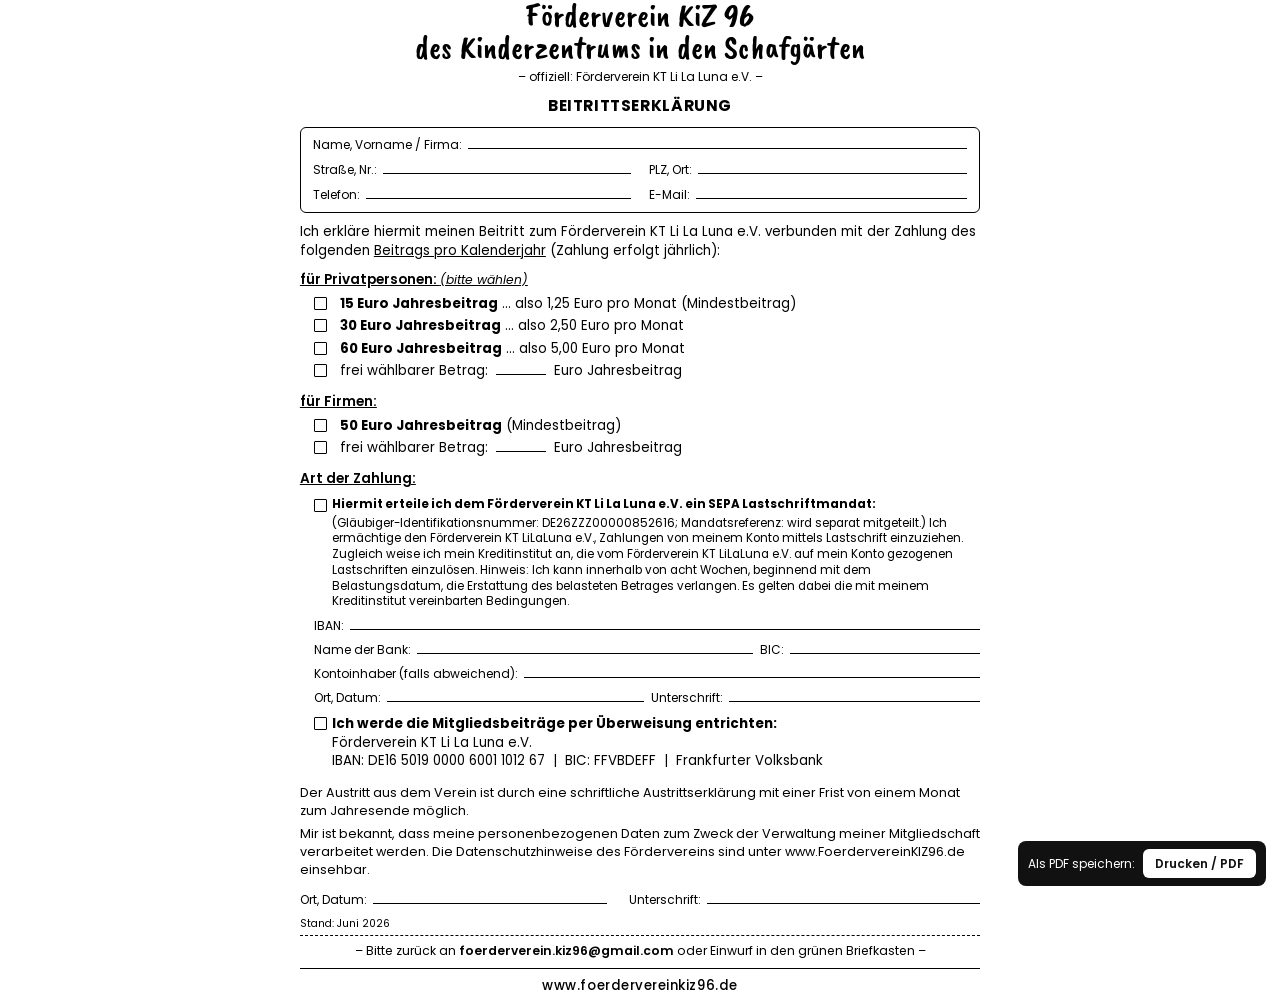
<file: beitrittserklaerung.html>
<!doctype html>
<html lang="de">
<head>
<meta charset="utf-8" />
<meta name="viewport" content="width=device-width,initial-scale=1" />
<meta name="format-detection" content="telephone=no, address=no, email=no, date=no" />
<title>Beitrittserklärung – Förderverein des Kinderzentrums in den Schafgärten</title>
<meta name="description" content="Beitrittserklärung zum Förderverein des Kinderzentrums in den Schafgärten (Förderverein KT Li La Luna e.V.) – zum Ausfüllen, Ausdrucken oder Speichern als PDF." />
<link rel="preconnect" href="https://fonts.googleapis.com" />
<link rel="preconnect" href="https://fonts.gstatic.com" crossorigin />
<link href="https://fonts.googleapis.com/css2?family=Caveat+Brush&family=Poppins:wght@300;400;500;600;700&display=swap" rel="stylesheet" />
<style>
  @page { size: A4; margin: 12mm 15mm 10mm; }
  * { box-sizing: border-box; }
  html, body { margin: 0; padding: 0; }
  a, a:link, a:visited { color: inherit; text-decoration: none; }
  body {
    font-family: 'Poppins', sans-serif;
    color: #000;
    background: #fff;
    font-size: 10pt;
    line-height: 1.42;
    -webkit-print-color-adjust: exact;
    print-color-adjust: exact;
  }
  .sheet {
    max-width: 180mm;
    margin: 0 auto;
    padding: 0;
  }

  /* HEAD */
  .head { text-align: center; margin-bottom: 10px; }
  .head h1 {
    font-family: 'Caveat Brush', cursive;
    font-weight: 400;
    font-size: 24pt;
    line-height: 1.0;
    margin: 0 0 4px;
    color: #000;
    letter-spacing: 0.005em;
  }
  .head .subtitle {
    font-size: 9pt;
    color: #000;
    margin: 0;
  }
  .head .doctype {
    font-weight: 700;
    font-size: 11.5pt;
    margin-top: 10px;
    letter-spacing: 0.04em;
  }

  /* Personal data */
  .personal {
    border: 1px solid #000;
    border-radius: 6px;
    padding: 7px 12px 9px;
    margin: 10px 0 10px;
    display: grid;
    grid-template-columns: 1fr 1fr;
    column-gap: 18px;
    row-gap: 7px;
  }
  .personal .full { grid-column: 1 / -1; }
  .field { display: flex; align-items: baseline; gap: 6px; }
  .field label { font-size: 9pt; white-space: nowrap; flex-shrink: 0; }
  .field .line { flex: 1; border-bottom: 1px solid #000; height: 14px; }

  /* Body */
  p { margin: 0 0 6px; }
  p.intro { margin: 10px 0 6px; }
  .underline { text-decoration: underline; }

  h2.section {
    font-size: 10.2pt;
    font-weight: 600;
    margin: 9px 0 4px;
    text-decoration: underline;
  }
  h2.section .hint { font-weight: 400; font-style: italic; font-size: 9.2pt; }

  /* Checkbox lists */
  ul.opts { list-style: none; padding: 0 0 0 14px; margin: 0 0 6px; }
  ul.opts li { padding: 2px 0 2px 26px; position: relative; line-height: 1.38; }
  ul.opts li::before {
    content: "";
    position: absolute;
    left: 0; top: 4px;
    width: 11px; height: 11px;
    border: 1px solid #000;
    border-radius: 1px;
  }
  ul.opts li .fill {
    display: inline-block;
    border-bottom: 1px solid #000;
    min-width: 50px;
    height: 12px;
    margin: 0 4px;
    vertical-align: baseline;
  }

  /* SEPA box */
  .sepa-block { margin: 6px 0 6px; }
  .sepa-block .check-row { padding-left: 32px; position: relative; padding-top: 3px; }
  .sepa-block .check-row::before {
    content: "";
    position: absolute;
    left: 14px; top: 5px;
    width: 11px; height: 11px;
    border: 1px solid #000;
    border-radius: 1px;
  }
  .sepa-block p { margin: 0 0 3px; font-size: 8.8pt; line-height: 1.34; }
  .sepa-block .fields-row {
    display: grid;
    grid-template-columns: 1fr;
    gap: 7px;
    margin-top: 6px;
    padding-left: 14px;
  }
  .sepa-block .fields-row.two { grid-template-columns: 2fr 1fr; }
  .sepa-block .fields-row.halves { grid-template-columns: 1fr 1fr; }
  .field-line { display: flex; align-items: baseline; gap: 6px; }
  .field-line label { font-size: 9pt; white-space: nowrap; flex-shrink: 0; }
  .field-line .line { flex: 1; border-bottom: 1px solid #000; height: 14px; }

  /* Überweisungs-Option */
  .selected-payment {
    padding: 3px 0 3px 32px;
    position: relative;
    margin-top: 6px;
    line-height: 1.4;
  }
  .selected-payment::before {
    content: "";
    position: absolute;
    left: 14px; top: 5px;
    width: 11px; height: 11px;
    border: 1px solid #000;
    border-radius: 1px;
  }

  /* Footer */
  .closing { margin-top: 10px; font-size: 9.5pt; }
  .closing p { margin: 0 0 5px; }

  .signature-row {
    display: grid;
    grid-template-columns: 1.4fr 1.6fr;
    column-gap: 22px;
    margin-top: 11px;
  }

  .stand {
    margin-top: 8px;
    font-size: 8pt;
    color: #000;
  }
  .return-line {
    text-align: center;
    margin-top: 4px;
    font-size: 9.2pt;
    border-top: 1px dashed #000;
    padding: 6px 0 0;
  }
  .return-line strong { font-weight: 600; }
  .site-url {
    text-align: center;
    margin-top: 8px;
    padding-top: 8px;
    border-top: 1px solid #000;
    font-size: 10pt;
    font-weight: 500;
    letter-spacing: 0.04em;
  }

  /* Print toolbar */
  .toolbar {
    position: fixed; bottom: 14px; right: 14px; z-index: 50;
    display: flex; gap: 8px; align-items: center;
    background: #111;
    color: #fff;
    padding: 8px 10px;
    border-radius: 8px;
    font-family: 'Poppins', sans-serif;
    font-size: 12px;
  }
  .toolbar button {
    appearance: none; border: 0;
    background: #fff; color: #111;
    padding: 6px 12px; border-radius: 6px;
    font: inherit; font-weight: 600;
    cursor: pointer;
  }
  @media print {
    .toolbar { display: none; }
  }
</style>
</head>
<body>

<div class="sheet">

  <header class="head">
    <h1>Förderverein KiZ 96<br/>des Kinderzentrums in den Schafgärten</h1>
    <p class="subtitle">– offiziell: Förderverein KT Li La Luna e.V. –</p>
    <p class="doctype">BEITRITTSERKLÄRUNG</p>
  </header>

  <div class="personal">
    <div class="field full">
      <label>Name, Vorname / Firma:</label>
      <span class="line"></span>
    </div>
    <div class="field">
      <label>Straße, Nr.:</label>
      <span class="line"></span>
    </div>
    <div class="field">
      <label>PLZ, Ort:</label>
      <span class="line"></span>
    </div>
    <div class="field">
      <label>Telefon:</label>
      <span class="line"></span>
    </div>
    <div class="field">
      <label>E-Mail:</label>
      <span class="line"></span>
    </div>
  </div>

  <p class="intro">
    Ich erkläre hiermit meinen Beitritt zum Förderverein KT Li La Luna e.V. verbunden mit der Zahlung des folgenden <span class="underline">Beitrags pro Kalenderjahr</span> (Zahlung erfolgt jährlich):
  </p>

  <h2 class="section">für Privatpersonen: <span class="hint">(bitte wählen)</span></h2>
  <ul class="opts">
    <li><strong>15 Euro Jahresbeitrag</strong> … also 1,25 Euro pro Monat (Mindestbeitrag)</li>
    <li><strong>30 Euro Jahresbeitrag</strong> … also 2,50 Euro pro Monat</li>
    <li><strong>60 Euro Jahresbeitrag</strong> … also 5,00 Euro pro Monat</li>
    <li>frei wählbarer Betrag: <span class="fill"></span> Euro Jahresbeitrag</li>
  </ul>

  <h2 class="section">für Firmen:</h2>
  <ul class="opts">
    <li><strong>50 Euro Jahresbeitrag</strong> (Mindestbeitrag)</li>
    <li>frei wählbarer Betrag: <span class="fill"></span> Euro Jahresbeitrag</li>
  </ul>

  <h2 class="section">Art der Zahlung:</h2>

  <div class="sepa-block">
    <div class="check-row">
      <p><strong>Hiermit erteile ich dem Förderverein KT Li La Luna e.V. ein SEPA Lastschriftmandat:</strong></p>
      <p>(Gläubiger-Identifikationsnummer: DE26ZZZ00000852616; Mandatsreferenz: wird separat mitgeteilt.) Ich ermächtige den Förderverein KT LiLaLuna e.V., Zahlungen von meinem Konto mittels Lastschrift einzuziehen. Zugleich weise ich mein Kreditinstitut an, die vom Förderverein KT LiLaLuna e.V. auf mein Konto gezogenen Lastschriften einzulösen. Hinweis: Ich kann innerhalb von acht Wochen, beginnend mit dem Belastungsdatum, die Erstattung des belasteten Betrages verlangen. Es gelten dabei die mit meinem Kreditinstitut vereinbarten Bedingungen.</p>
    </div>

    <div class="fields-row">
      <div class="field-line">
        <label>IBAN:</label><span class="line"></span>
      </div>
    </div>
    <div class="fields-row two">
      <div class="field-line">
        <label>Name der Bank:</label><span class="line"></span>
      </div>
      <div class="field-line">
        <label>BIC:</label><span class="line"></span>
      </div>
    </div>
    <div class="fields-row">
      <div class="field-line">
        <label>Kontoinhaber (falls abweichend):</label><span class="line"></span>
      </div>
    </div>
    <div class="fields-row halves">
      <div class="field-line">
        <label>Ort, Datum:</label><span class="line"></span>
      </div>
      <div class="field-line">
        <label>Unterschrift:</label><span class="line"></span>
      </div>
    </div>
  </div>

  <div class="selected-payment">
    <strong>Ich werde die Mitgliedsbeiträge per Überweisung entrichten:</strong><br/>
    Förderverein KT Li La Luna e.V.<br/>
    IBAN: DE16 5019 0000 6001 1012 67 &nbsp;|&nbsp; BIC: FFVBDEFF &nbsp;|&nbsp; Frankfurter Volksbank
  </div>

  <div class="closing">
    <p>Der Austritt aus dem Verein ist durch eine schriftliche Austrittserklärung mit einer Frist von einem Monat zum Jahresende möglich.</p>
    <p>Mir ist bekannt, dass meine personenbezogenen Daten zum Zweck der Verwaltung meiner Mitgliedschaft verarbeitet werden. Die Datenschutzhinweise des Fördervereins sind unter <a href="https://www.foerdervereinkiz96.de/datenschutz.html">www.FoerdervereinKIZ96.de</a> einsehbar.</p>
  </div>

  <div class="signature-row">
    <div class="field-line">
      <label>Ort, Datum:</label><span class="line"></span>
    </div>
    <div class="field-line">
      <label>Unterschrift:</label><span class="line"></span>
    </div>
  </div>

  <div class="stand">Stand: Juni 2026</div>

  <div class="return-line">
    – Bitte zurück an <strong>foerderverein.kiz96@gmail.com</strong> oder Einwurf in den grünen Briefkasten –
  </div>

  <div class="site-url">www.foerdervereinkiz96.de</div>

</div>

<div class="toolbar">
  <span>Als PDF speichern:</span>
  <button onclick="window.print()">Drucken / PDF</button>
</div>

</body>
</html>
</file>
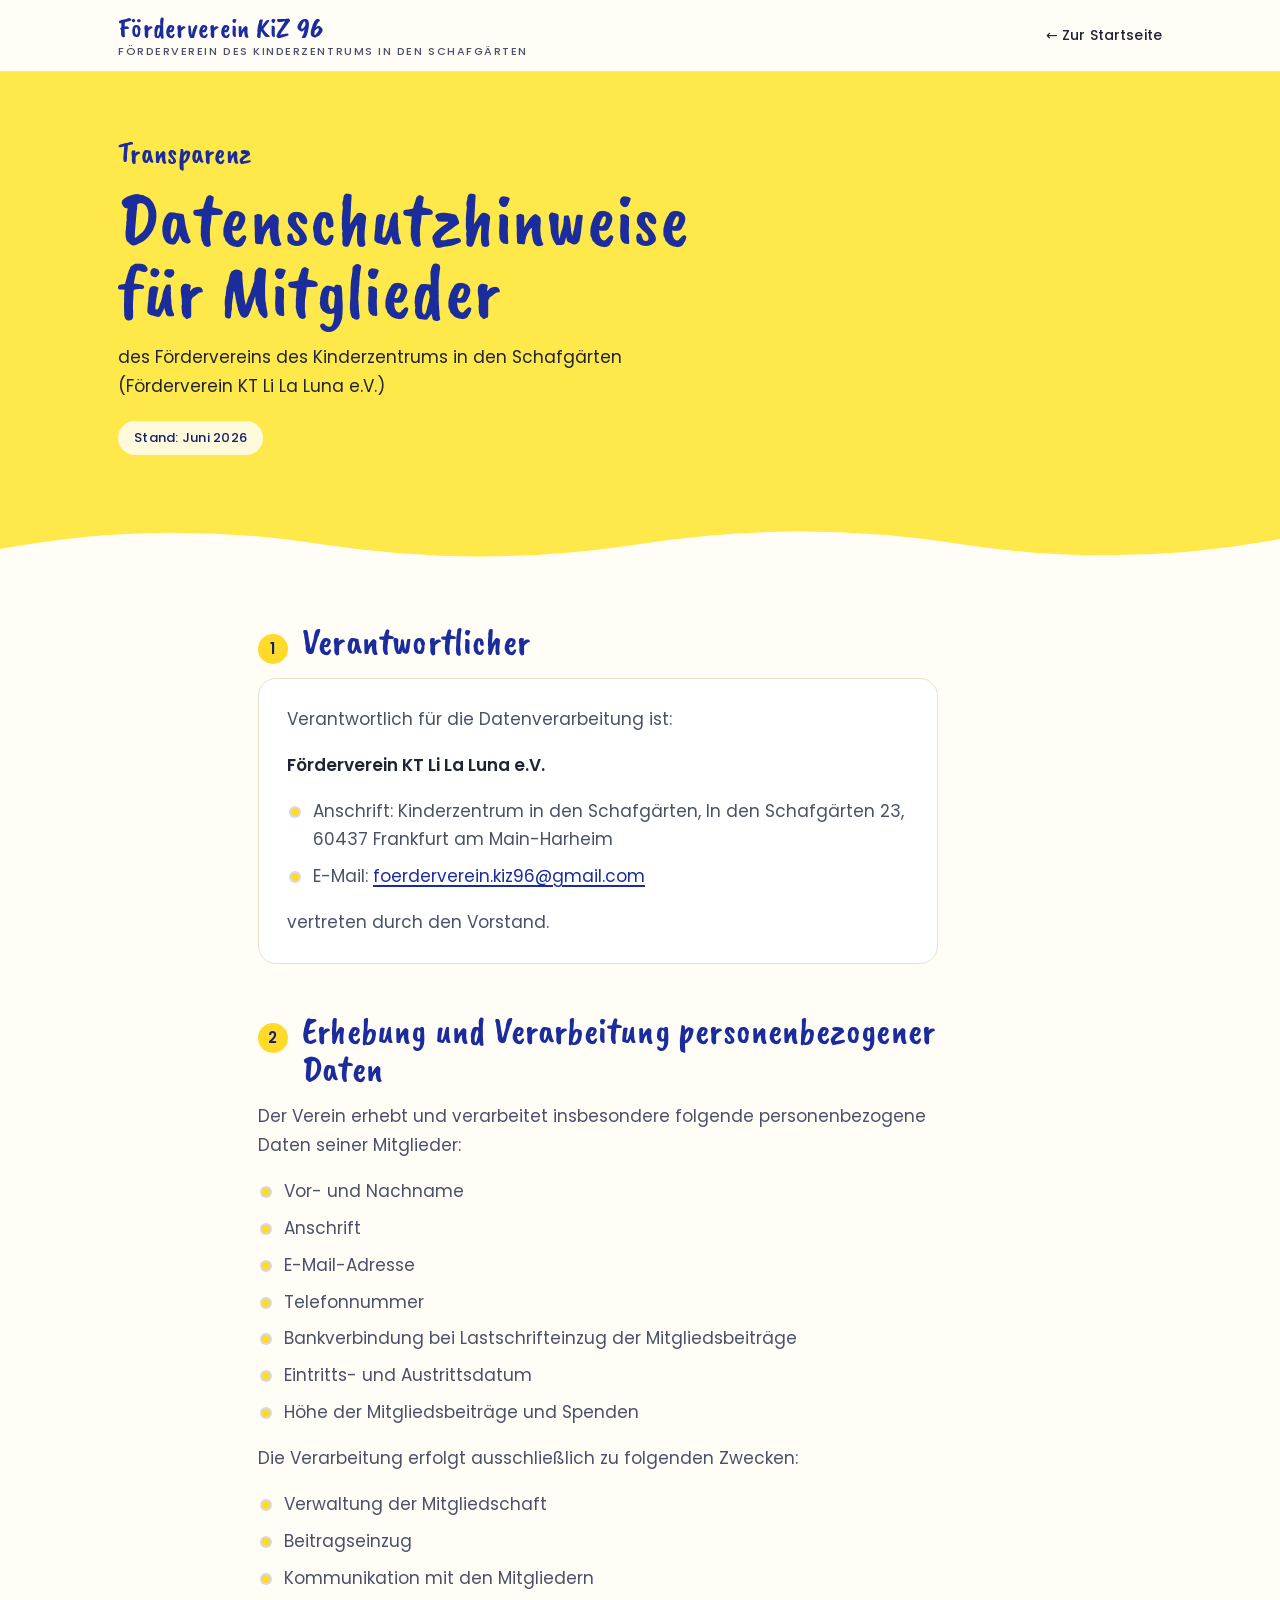
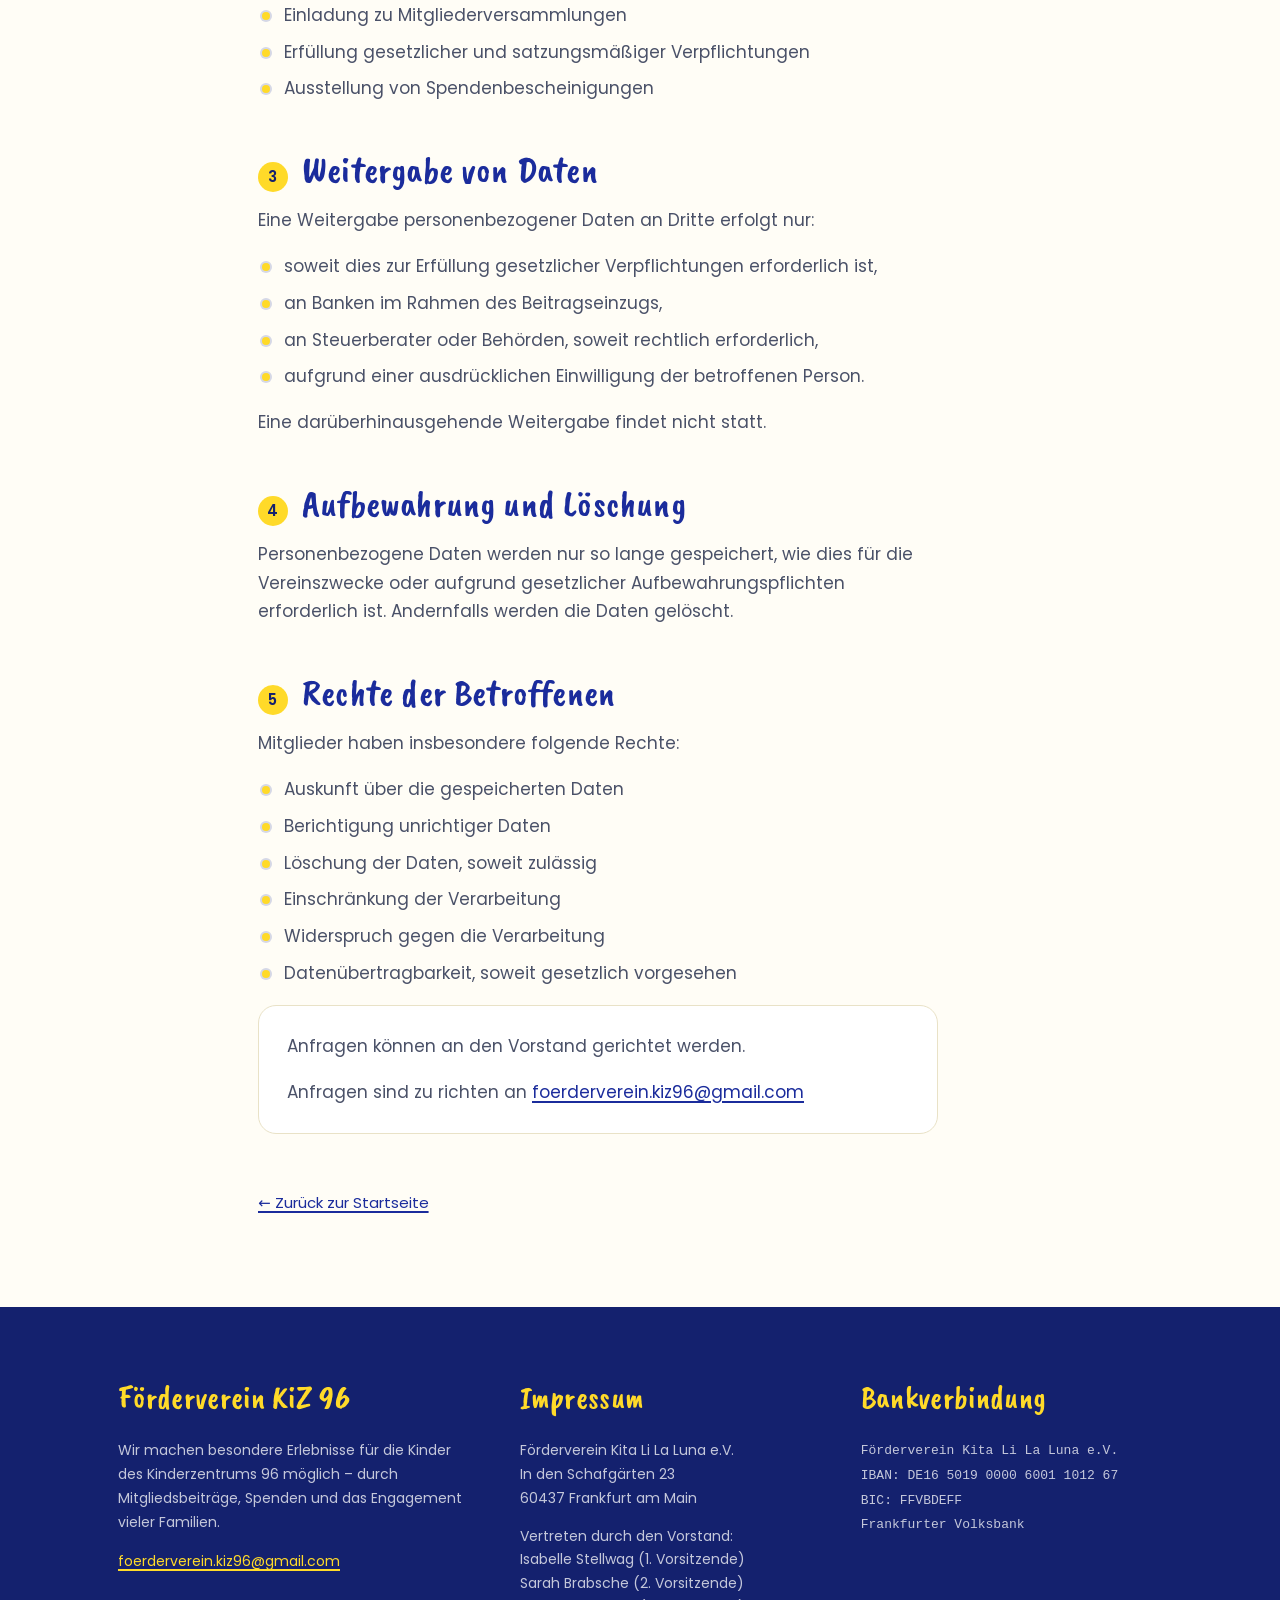
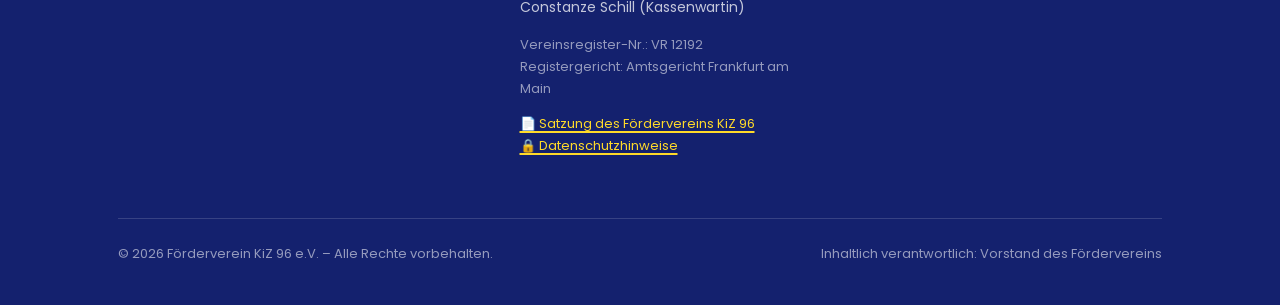
<file: datenschutz.html>
<!DOCTYPE html>
<html lang="de"><head>
<meta charset="utf-8">
<meta name="viewport" content="width=device-width,initial-scale=1">
<meta name="format-detection" content="telephone=no, address=no, email=no, date=no">
<title>Datenschutzhinweise – Förderverein KiZ 96</title>
<meta name="description" content="Datenschutzhinweise für Mitglieder des Fördervereins des Kinderzentrums in den Schafgärten – Verantwortlicher, verarbeitete Daten, Zwecke, Weitergabe, Löschung und Betroffenenrechte.">
<meta name="robots" content="index, follow">
<link rel="preconnect" href="https://fonts.googleapis.com">
<link rel="preconnect" href="https://fonts.gstatic.com" crossorigin="">
<link rel="stylesheet" href="https://fonts.googleapis.com/css2?family=Caveat+Brush&amp;family=Poppins:wght@300;400;500;600;700&amp;display=swap">
<link rel="stylesheet" href="styles.css">
<link rel="stylesheet" href="doc.css">
<style>
  /* Nur Datenschutz-spezifische Regeln – Basis siehe styles.css und doc.css */

  /* Nummern-Plakette als Kreis (einstellige Nummern) */
  .doc h2 .num { font-size: 15px; width: 30px; }
</style>
</head>
<body>

<a href="#main" class="skip">Zum Inhalt springen</a>

<nav class="top">
  <div class="wrap">
    <a class="brand" href="index.html">
      <div class="brand-text">
        Förderverein KiZ 96
        <small>Förderverein des Kinderzentrums in den Schafgärten</small>
      </div>
    </a>
    <a class="navlink" href="index.html">← Zur Startseite</a>
  </div>
</nav>

<main id="main">

<div class="doc-head">
  <div class="wrap">
    <div class="eyebrow">Transparenz</div>
    <h1>Datenschutzhinweise für Mitglieder</h1>
    <p>des Fördervereins des Kinderzentrums in den Schafgärten (Förderverein KT Li La Luna e.V.)</p>
    <span class="stand">Stand: Juni 2026</span>
  </div>
</div>

<svg class="wave" viewBox="0 0 1440 60" preserveAspectRatio="none" aria-hidden="true">
  <path d="M0 30 Q 180 0 360 25 T 720 25 T 1080 25 T 1440 20 L 1440 0 L 0 0 Z" fill="#FFE94A"></path>
</svg>

<div class="doc">
  <div class="wrap">

    <section>
      <h2><span class="num">1</span> Verantwortlicher</h2>
      <div class="card">
        <p>Verantwortlich für die Datenverarbeitung ist:</p>
        <p><strong>Förderverein KT Li La Luna e.V.</strong></p>
        <ul>
          <li>Anschrift: Kinderzentrum in den Schafgärten, In den Schafgärten 23, 60437 Frankfurt am Main-Harheim</li>
          <li>E-Mail: <a href="mailto:foerderverein.kiz96@gmail.com">foerderverein.kiz96@gmail.com</a></li>
        </ul>
        <p>vertreten durch den Vorstand.</p>
      </div>
    </section>

    <section>
      <h2><span class="num">2</span> Erhebung und Verarbeitung personenbezogener Daten</h2>
      <p>Der Verein erhebt und verarbeitet insbesondere folgende personenbezogene Daten seiner Mitglieder:</p>
      <ul>
        <li>Vor- und Nachname</li>
        <li>Anschrift</li>
        <li>E-Mail-Adresse</li>
        <li>Telefonnummer</li>
        <li>Bankverbindung bei Lastschrifteinzug der Mitgliedsbeiträge</li>
        <li>Eintritts- und Austrittsdatum</li>
        <li>Höhe der Mitgliedsbeiträge und Spenden</li>
      </ul>
      <p>Die Verarbeitung erfolgt ausschließlich zu folgenden Zwecken:</p>
      <ul>
        <li>Verwaltung der Mitgliedschaft</li>
        <li>Beitragseinzug</li>
        <li>Kommunikation mit den Mitgliedern</li>
        <li>Einladung zu Mitgliederversammlungen</li>
        <li>Erfüllung gesetzlicher und satzungsmäßiger Verpflichtungen</li>
        <li>Ausstellung von Spendenbescheinigungen</li>
      </ul>
    </section>

    <section>
      <h2><span class="num">3</span> Weitergabe von Daten</h2>
      <p>Eine Weitergabe personenbezogener Daten an Dritte erfolgt nur:</p>
      <ul>
        <li>soweit dies zur Erfüllung gesetzlicher Verpflichtungen erforderlich ist,</li>
        <li>an Banken im Rahmen des Beitragseinzugs,</li>
        <li>an Steuerberater oder Behörden, soweit rechtlich erforderlich,</li>
        <li>aufgrund einer ausdrücklichen Einwilligung der betroffenen Person.</li>
      </ul>
      <p>Eine darüberhinausgehende Weitergabe findet nicht statt.</p>
    </section>

    <section>
      <h2><span class="num">4</span> Aufbewahrung und Löschung</h2>
      <p>Personenbezogene Daten werden nur so lange gespeichert, wie dies für die Vereinszwecke oder aufgrund gesetzlicher Aufbewahrungspflichten erforderlich ist. Andernfalls werden die Daten gelöscht.</p>
    </section>

    <section>
      <h2><span class="num">5</span> Rechte der Betroffenen</h2>
      <p>Mitglieder haben insbesondere folgende Rechte:</p>
      <ul>
        <li>Auskunft über die gespeicherten Daten</li>
        <li>Berichtigung unrichtiger Daten</li>
        <li>Löschung der Daten, soweit zulässig</li>
        <li>Einschränkung der Verarbeitung</li>
        <li>Widerspruch gegen die Verarbeitung</li>
        <li>Datenübertragbarkeit, soweit gesetzlich vorgesehen</li>
      </ul>
      <div class="card">
        <p>Anfragen können an den Vorstand gerichtet werden.</p>
        <p>Anfragen sind zu richten an <a href="mailto:foerderverein.kiz96@gmail.com">foerderverein.kiz96@gmail.com</a></p>
      </div>
    </section>

    <a class="backlink" href="index.html">← Zurück zur Startseite</a>

  </div>
</div>

</main>

<!-- ============ FOOTER / IMPRESSUM ============ -->
<footer id="impressum">
  <div class="wrap">
    <div class="imp-grid">
      <div>
        <h4>Förderverein KiZ 96</h4>
        <p>Wir machen besondere Erlebnisse für die Kinder des Kinderzentrums 96 möglich – durch Mitgliedsbeiträge, Spenden und das Engagement vieler Familien.</p>
        <p style="margin-top: 16px;"><a href="mailto:foerderverein.kiz96@gmail.com">foerderverein.kiz96@gmail.com</a></p>
      </div>
      <div>
        <h4>Impressum</h4>
        <p>
          Förderverein Kita Li La Luna e.V.<br>
          In den Schafgärten 23<br>
          60437 Frankfurt am Main
        </p>
        <p style="margin-top: 12px;">
          Vertreten durch den Vorstand:<br>
          Isabelle Stellwag (1. Vorsitzende)<br>
          Sarah Brabsche (2. Vorsitzende)<br>
          Constanze Schill (Kassenwartin)
        </p>
        <p style="margin-top: 12px; font-size: 13px; color: rgba(255,255,255,0.55);">
          Vereinsregister-Nr.: VR 12192<br>
          Registergericht: Amtsgericht Frankfurt am Main
        </p>
        <p style="margin-top: 12px; font-size: 13px;">
          <a href="satzung.html">📄 Satzung des Fördervereins KiZ 96</a><br>
          <a href="datenschutz.html">🔒 Datenschutzhinweise</a>
        </p>
      </div>
      <div>
        <h4>Bankverbindung</h4>
        <p style="font-family: ui-monospace, monospace; font-size: 13px; line-height: 1.9;">
          Förderverein Kita Li La Luna e.V.<br>
          IBAN: DE16 5019 0000 6001 1012 67<br>
          BIC: FFVBDEFF<br>
          Frankfurter Volksbank
        </p>
      </div>
    </div>

    <div class="legal">
      <span>© <span id="year"></span> Förderverein KiZ 96 e.V. – Alle Rechte vorbehalten.</span>
      <span>Inhaltlich verantwortlich: Vorstand des Fördervereins</span>
    </div>
  </div>
</footer>

<script>
  document.getElementById('year').textContent = new Date().getFullYear();
</script>

</body></html>
</file>
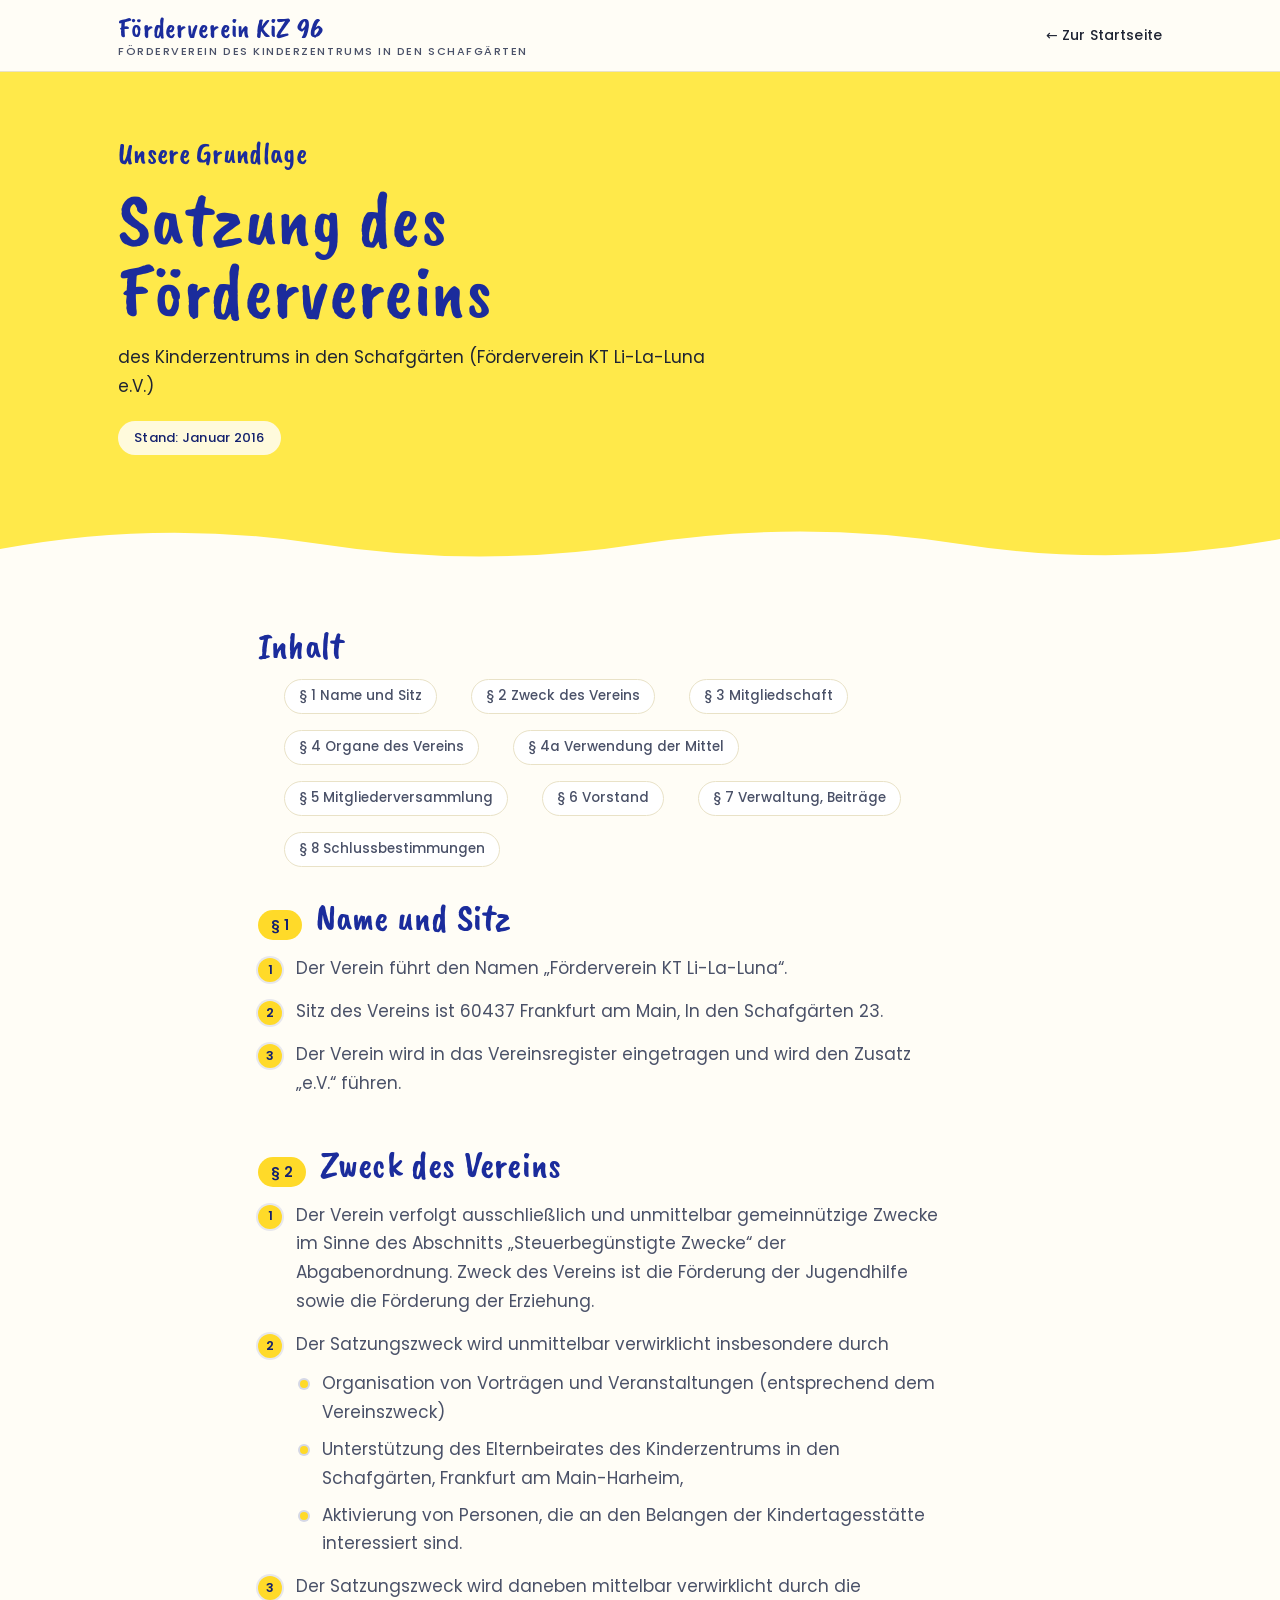
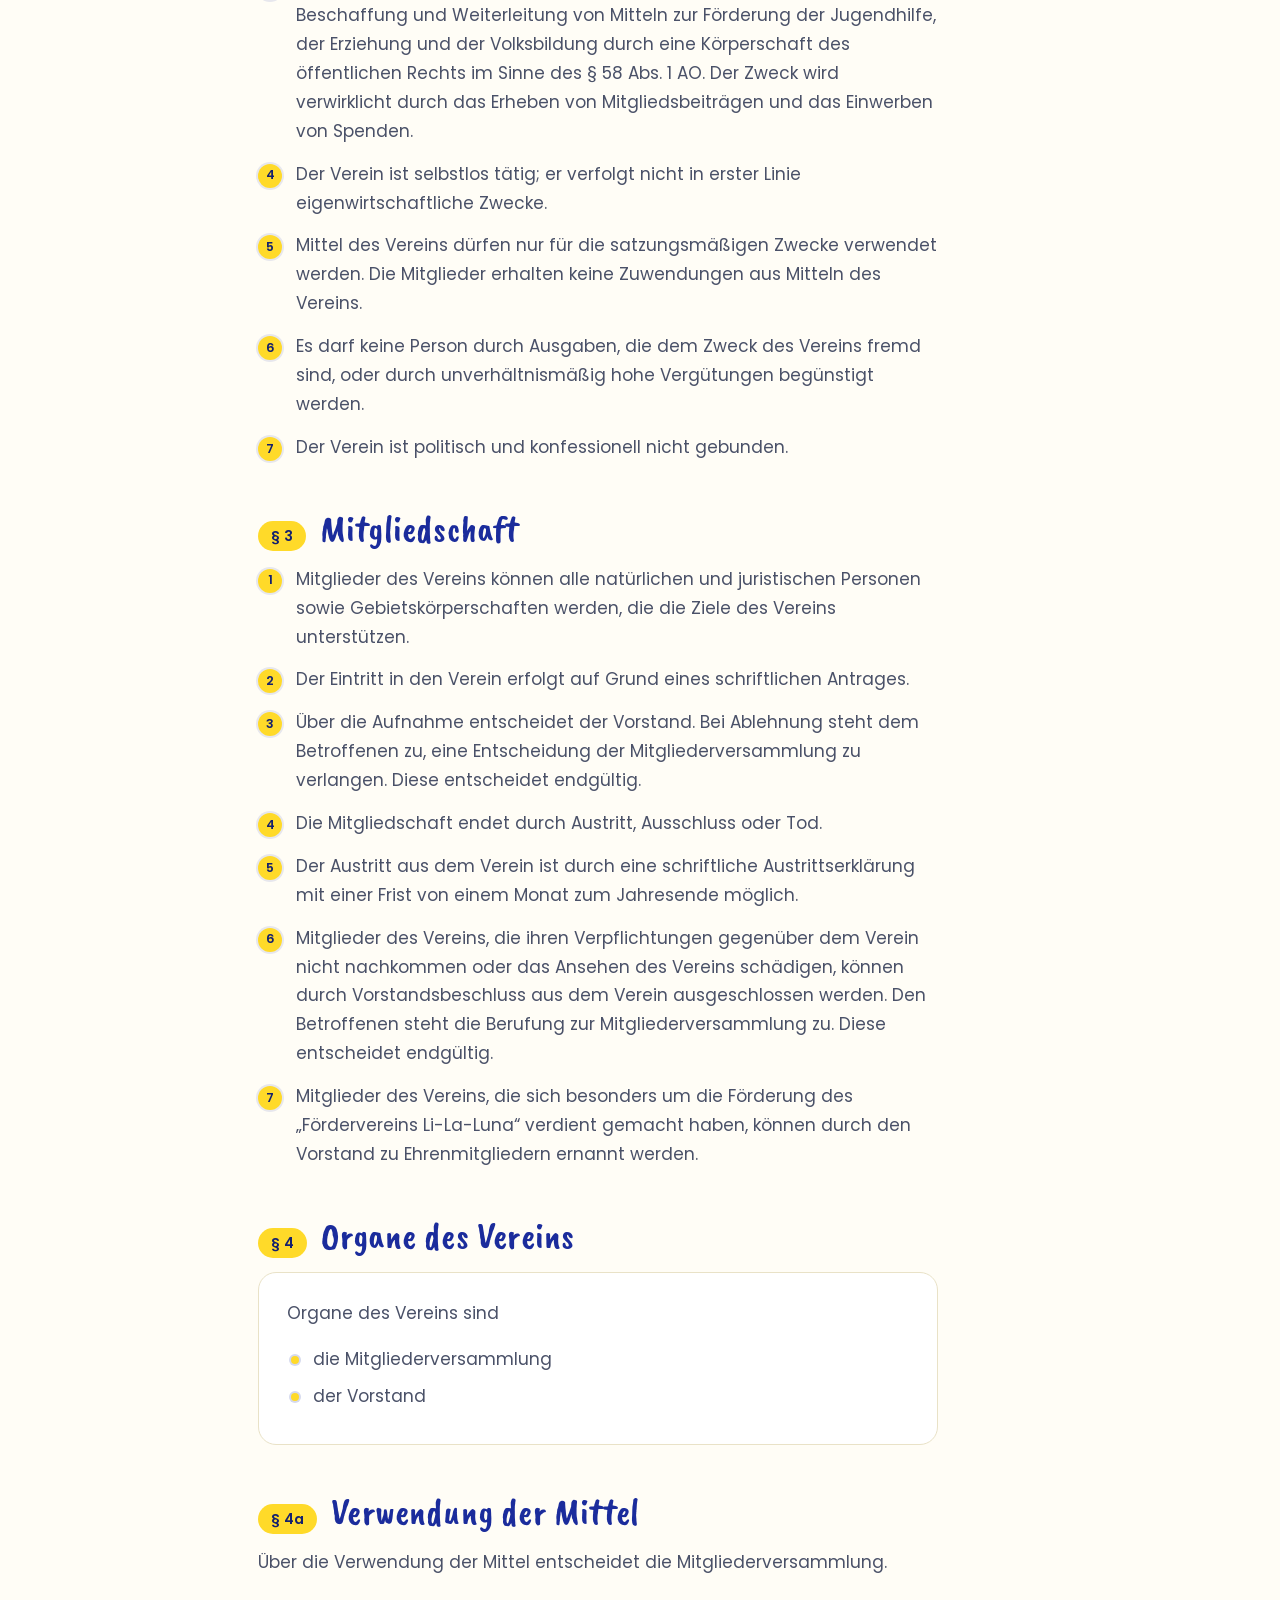
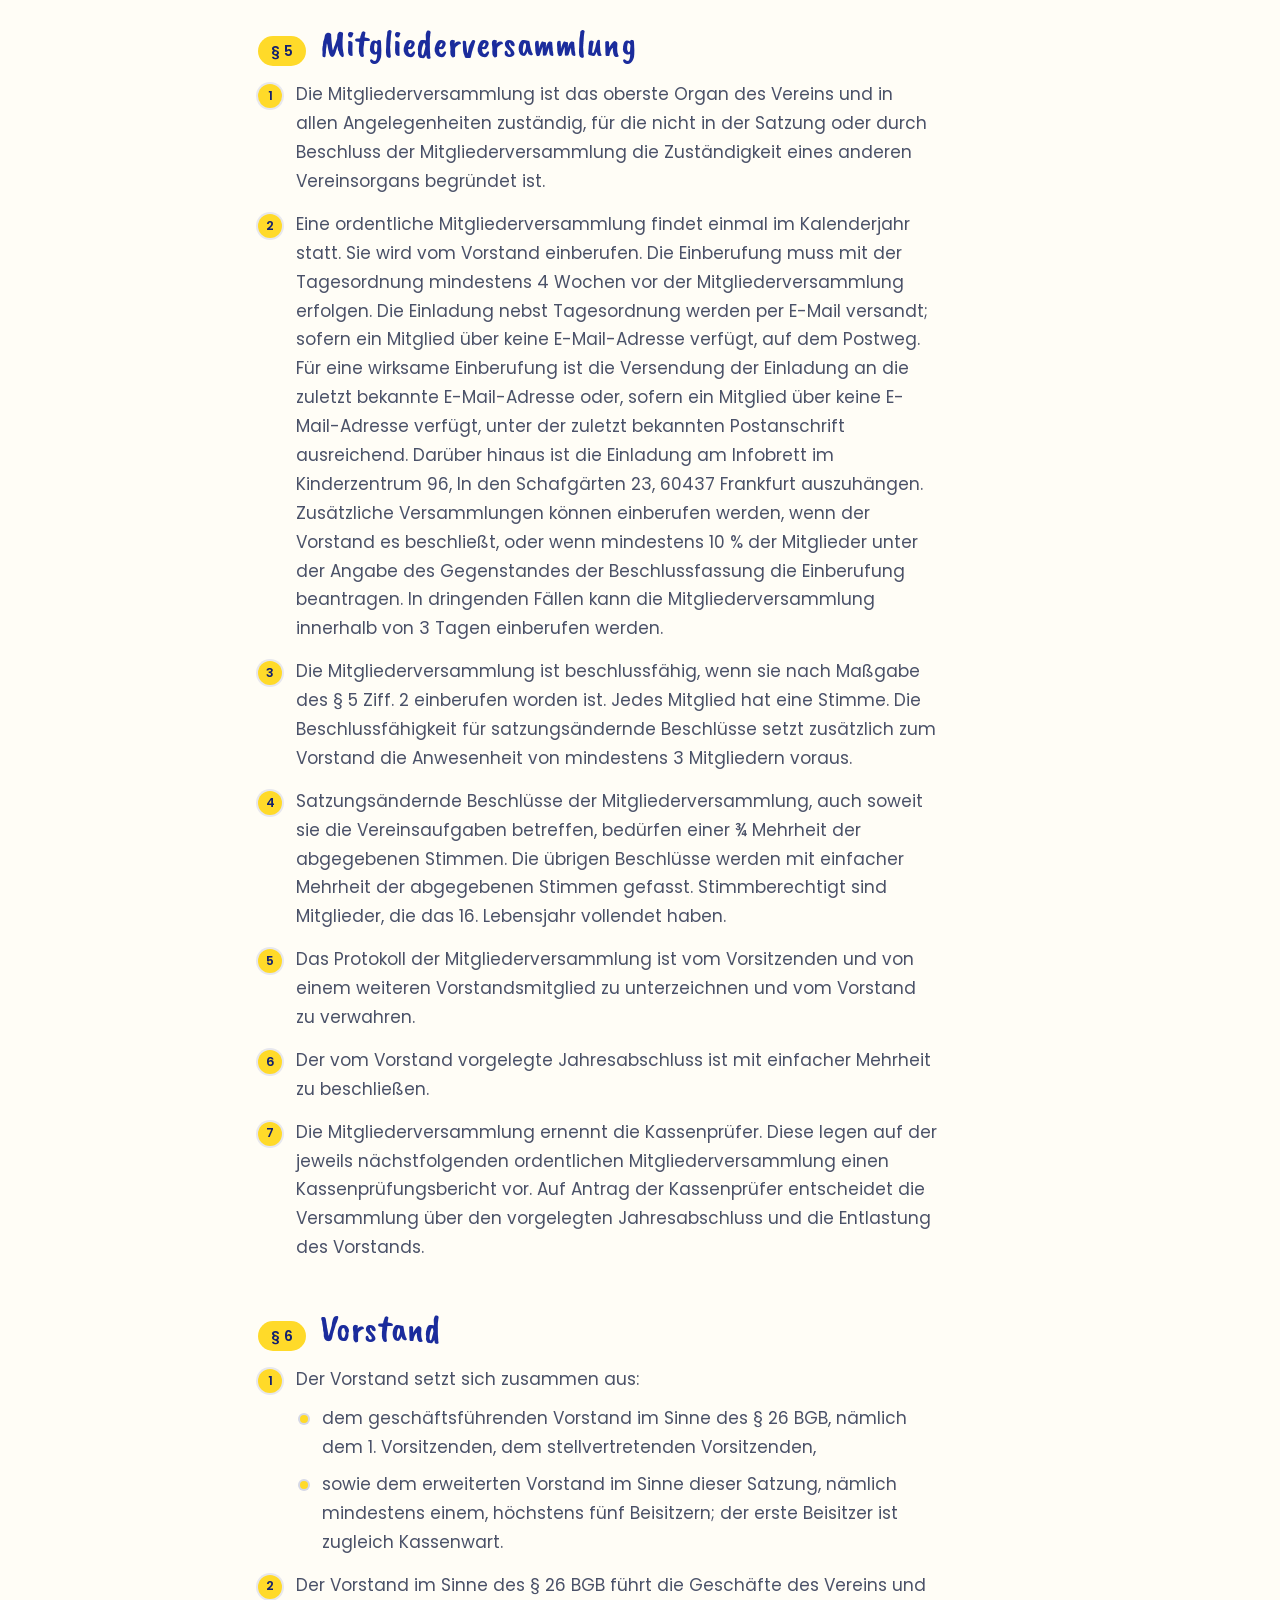
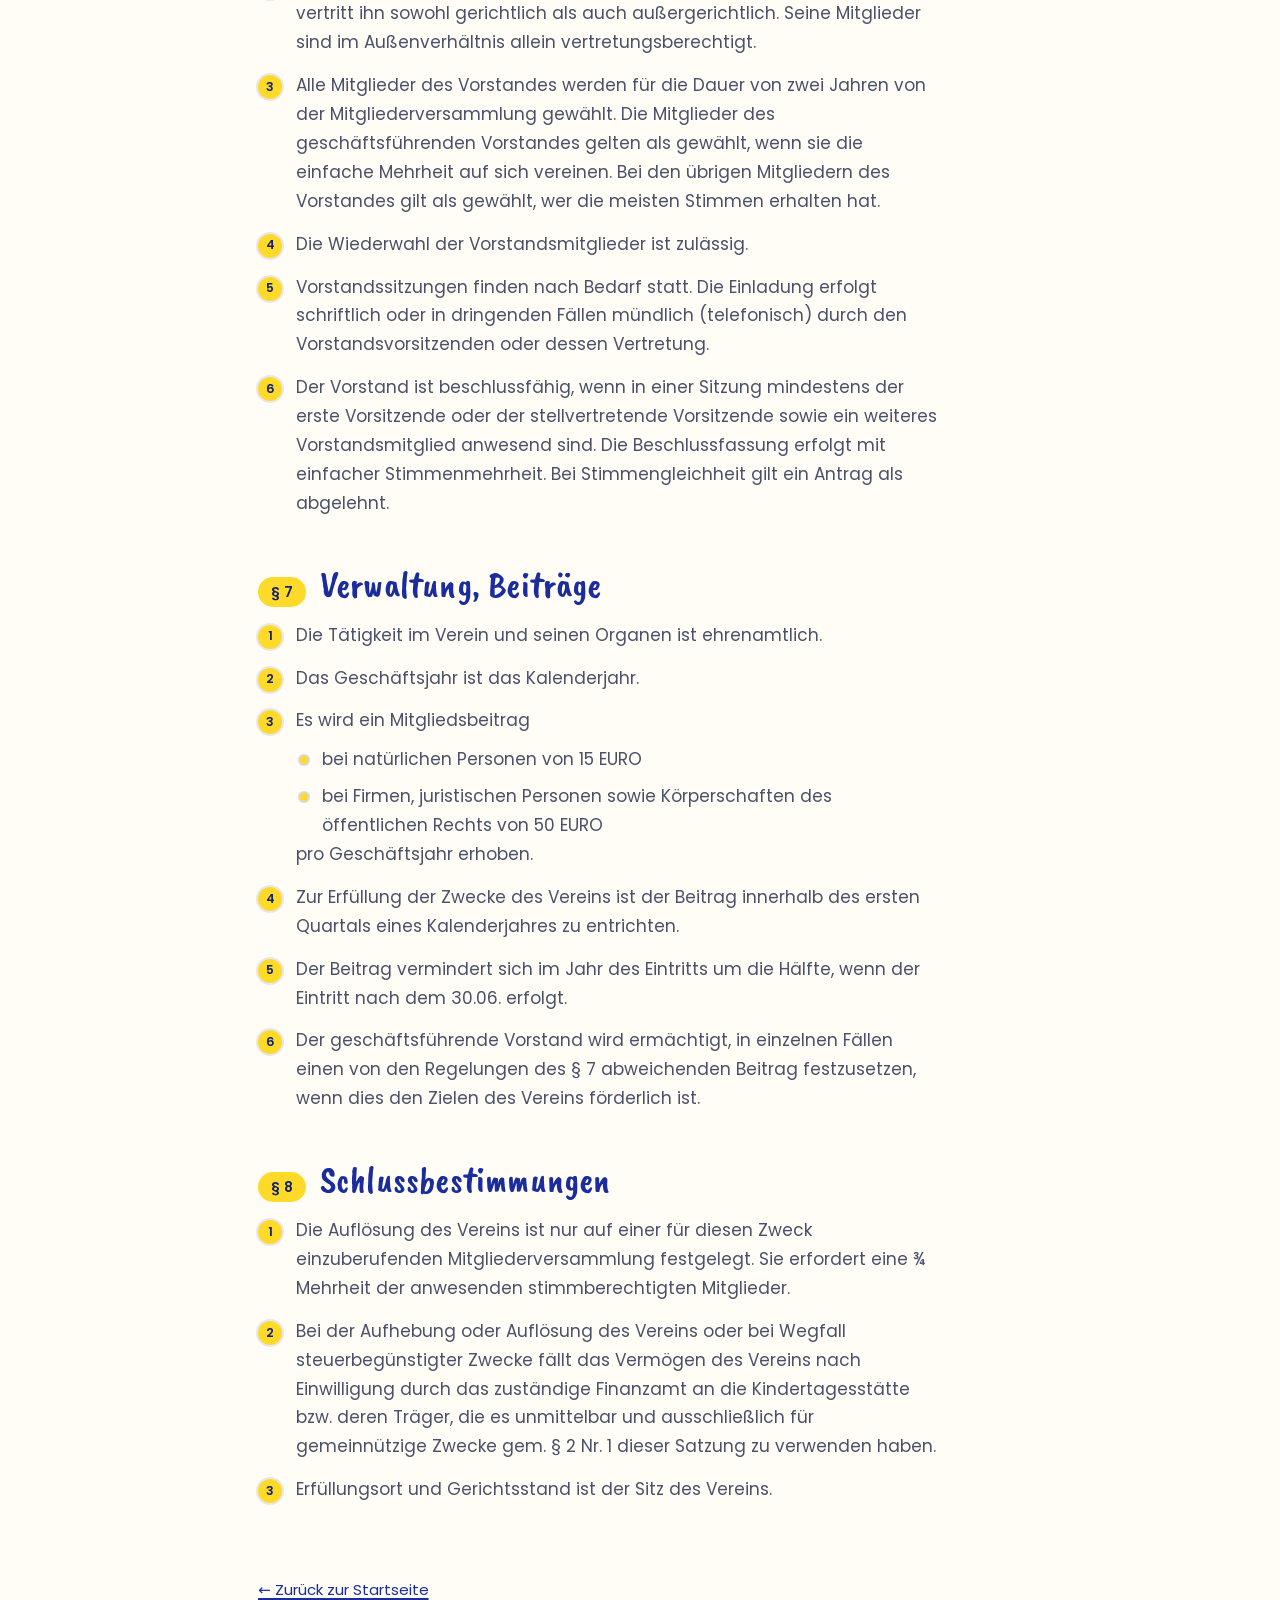
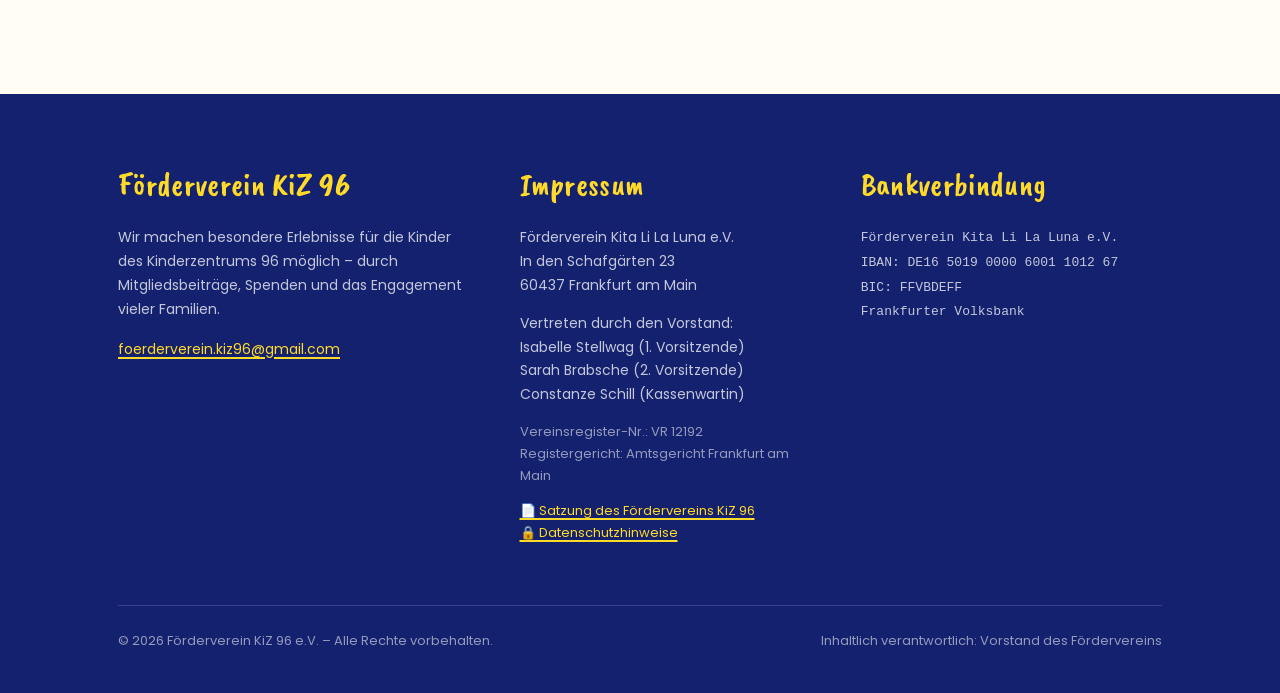
<file: satzung.html>
<!DOCTYPE html>
<html lang="de"><head>
<meta charset="utf-8">
<meta name="viewport" content="width=device-width,initial-scale=1">
<meta name="format-detection" content="telephone=no, address=no, email=no, date=no">
<title>Satzung – Förderverein KiZ 96</title>
<meta name="description" content="Satzung des Fördervereins des Kinderzentrums in den Schafgärten (Förderverein KT Li-La-Luna e.V.) – Name und Sitz, Zweck, Mitgliedschaft, Organe, Mitgliederversammlung, Vorstand, Beiträge und Schlussbestimmungen.">
<meta name="robots" content="index, follow">
<link rel="preconnect" href="https://fonts.googleapis.com">
<link rel="preconnect" href="https://fonts.gstatic.com" crossorigin="">
<link rel="stylesheet" href="https://fonts.googleapis.com/css2?family=Caveat+Brush&amp;family=Poppins:wght@300;400;500;600;700&amp;display=swap">
<link rel="stylesheet" href="styles.css">
<link rel="stylesheet" href="doc.css">
<style>
  /* Nur Satzungs-spezifische Regeln – Basis siehe styles.css und doc.css */

  /* Nummern-Plakette als Pille, damit „§ 4a“ hineinpasst */
  .doc h2 .num { font-size: 14px; padding: 0 13px; }

  /* ---------- Inhaltsübersicht ---------- */
  .toc { margin-top: 28px; }
  /* Für „Inhalt“ gilt bewusst .doc h2 aus doc.css (38px). Eine eigene
     .toc-h2-Regel hatte in der alten Datei keine Wirkung, weil .doc h2
     bei gleicher Spezifität später kam. */

  /* Werte hier bewusst explizit: „.doc ul“ aus doc.css greift ebenfalls, und
     margin/max-width stammen von dort. Für eine volle Chip-Breite genügt
     max-width: none – das ändert allerdings das Layout der Übersicht. */
  .toc ul {
    list-style: none;
    margin: 0 0 1em;
    padding: 0;
    max-width: var(--readw);
    display: flex;
    flex-wrap: wrap;
    gap: 8px;
  }
  /* blendet den gelben Aufzählungspunkt aus, den „.doc ul li::before“ setzt */
  .toc li::before { display: none; }
  .toc a {
    display: inline-block;
    background: #fff;
    border: 1px solid var(--line);
    border-radius: 999px;
    padding: 5px 14px;
    font-size: 13.5px;
    font-weight: 500;
    color: var(--ink-soft);
    text-decoration: none;
  }
  .toc a:hover { border-color: var(--blue); color: var(--blue); }

  /* ---------- Nummerierte Absätze ---------- */
  .doc ol {
    counter-reset: item;
    list-style: none;
    margin: 0 0 1em;
    padding: 0;
    max-width: var(--readw);
  }
  .doc ol > li {
    counter-increment: item;
    position: relative;
    padding-left: 38px;
    margin-bottom: 14px;
    color: var(--ink-soft);
  }
  .doc ol > li::before {
    content: counter(item);
    position: absolute;
    left: 0; top: 4px;
    width: 24px; height: 24px;
    border-radius: 50%;
    background: var(--yellow);
    color: var(--blue-deep);
    font-size: 12.5px;
    font-weight: 600;
    line-height: 1;
    display: grid; place-items: center;
    box-shadow: 0 0 0 2px rgba(27,44,156,0.10);
  }
  .doc ol ul { margin: 10px 0 0; }
  .doc ol ul li:last-child { margin-bottom: 0; }

  @media (max-width: 640px) {
    .toc h2 { font-size: 24px; }
  }
</style>
</head>
<body>

<a href="#main" class="skip">Zum Inhalt springen</a>

<nav class="top">
  <div class="wrap">
    <a class="brand" href="index.html">
      <div class="brand-text">
        Förderverein KiZ 96
        <small>Förderverein des Kinderzentrums in den Schafgärten</small>
      </div>
    </a>
    <a class="navlink" href="index.html">← Zur Startseite</a>
  </div>
</nav>

<main id="main">

<div class="doc-head">
  <div class="wrap">
    <div class="eyebrow">Unsere Grundlage</div>
    <h1>Satzung des Fördervereins</h1>
    <p>des Kinderzentrums in den Schafgärten (Förderverein KT Li-La-Luna e.V.)</p>
    <span class="stand">Stand: Januar 2016</span>
  </div>
</div>

<svg class="wave" viewBox="0 0 1440 60" preserveAspectRatio="none" aria-hidden="true">
  <path d="M0 30 Q 180 0 360 25 T 720 25 T 1080 25 T 1440 20 L 1440 0 L 0 0 Z" fill="#FFE94A"></path>
</svg>

<div class="doc">
  <div class="wrap">

    <nav class="toc" aria-label="Inhaltsübersicht">
      <h2>Inhalt</h2>
      <ul>
        <li><a href="#p1">§ 1 Name und Sitz</a></li>
        <li><a href="#p2">§ 2 Zweck des Vereins</a></li>
        <li><a href="#p3">§ 3 Mitgliedschaft</a></li>
        <li><a href="#p4">§ 4 Organe des Vereins</a></li>
        <li><a href="#p4a">§ 4a Verwendung der Mittel</a></li>
        <li><a href="#p5">§ 5 Mitgliederversammlung</a></li>
        <li><a href="#p6">§ 6 Vorstand</a></li>
        <li><a href="#p7">§ 7 Verwaltung, Beiträge</a></li>
        <li><a href="#p8">§ 8 Schlussbestimmungen</a></li>
      </ul>
    </nav>

    <section id="p1">
      <h2><span class="num">§ 1</span> Name und Sitz</h2>
      <ol>
        <li>Der Verein führt den Namen „Förderverein KT Li-La-Luna“.</li>
        <li>Sitz des Vereins ist 60437 Frankfurt am Main, In den Schafgärten 23.</li>
        <li>Der Verein wird in das Vereinsregister eingetragen und wird den Zusatz „e.V.“ führen.</li>
      </ol>
    </section>

    <section id="p2">
      <h2><span class="num">§ 2</span> Zweck des Vereins</h2>
      <ol>
        <li>Der Verein verfolgt ausschließlich und unmittelbar gemeinnützige Zwecke im Sinne des Abschnitts „Steuerbegünstigte Zwecke“ der Abgabenordnung. Zweck des Vereins ist die Förderung der Jugendhilfe sowie die Förderung der Erziehung.</li>
        <li>Der Satzungszweck wird unmittelbar verwirklicht insbesondere durch
          <ul>
            <li>Organisation von Vorträgen und Veranstaltungen (entsprechend dem Vereinszweck)</li>
            <li>Unterstützung des Elternbeirates des Kinderzentrums in den Schafgärten, Frankfurt am Main-Harheim,</li>
            <li>Aktivierung von Personen, die an den Belangen der Kindertagesstätte interessiert sind.</li>
          </ul>
        </li>
        <li>Der Satzungszweck wird daneben mittelbar verwirklicht durch die Beschaffung und Weiterleitung von Mitteln zur Förderung der Jugendhilfe, der Erziehung und der Volksbildung durch eine Körperschaft des öffentlichen Rechts im Sinne des § 58 Abs. 1 AO. Der Zweck wird verwirklicht durch das Erheben von Mitgliedsbeiträgen und das Einwerben von Spenden.</li>
        <li>Der Verein ist selbstlos tätig; er verfolgt nicht in erster Linie eigenwirtschaftliche Zwecke.</li>
        <li>Mittel des Vereins dürfen nur für die satzungsmäßigen Zwecke verwendet werden. Die Mitglieder erhalten keine Zuwendungen aus Mitteln des Vereins.</li>
        <li>Es darf keine Person durch Ausgaben, die dem Zweck des Vereins fremd sind, oder durch unverhältnismäßig hohe Vergütungen begünstigt werden.</li>
        <li>Der Verein ist politisch und konfessionell nicht gebunden.</li>
      </ol>
    </section>

    <section id="p3">
      <h2><span class="num">§ 3</span> Mitgliedschaft</h2>
      <ol>
        <li>Mitglieder des Vereins können alle natürlichen und juristischen Personen sowie Gebietskörperschaften werden, die die Ziele des Vereins unterstützen.</li>
        <li>Der Eintritt in den Verein erfolgt auf Grund eines schriftlichen Antrages.</li>
        <li>Über die Aufnahme entscheidet der Vorstand. Bei Ablehnung steht dem Betroffenen zu, eine Entscheidung der Mitgliederversammlung zu verlangen. Diese entscheidet endgültig.</li>
        <li>Die Mitgliedschaft endet durch Austritt, Ausschluss oder Tod.</li>
        <li>Der Austritt aus dem Verein ist durch eine schriftliche Austrittserklärung mit einer Frist von einem Monat zum Jahresende möglich.</li>
        <li>Mitglieder des Vereins, die ihren Verpflichtungen gegenüber dem Verein nicht nachkommen oder das Ansehen des Vereins schädigen, können durch Vorstandsbeschluss aus dem Verein ausgeschlossen werden. Den Betroffenen steht die Berufung zur Mitgliederversammlung zu. Diese entscheidet endgültig.</li>
        <li>Mitglieder des Vereins, die sich besonders um die Förderung des „Fördervereins Li-La-Luna“ verdient gemacht haben, können durch den Vorstand zu Ehrenmitgliedern ernannt werden.</li>
      </ol>
    </section>

    <section id="p4">
      <h2><span class="num">§ 4</span> Organe des Vereins</h2>
      <div class="card">
        <p>Organe des Vereins sind</p>
        <ul>
          <li>die Mitgliederversammlung</li>
          <li>der Vorstand</li>
        </ul>
      </div>
    </section>

    <section id="p4a">
      <h2><span class="num">§ 4a</span> Verwendung der Mittel</h2>
      <p>Über die Verwendung der Mittel entscheidet die Mitgliederversammlung.</p>
    </section>

    <section id="p5">
      <h2><span class="num">§ 5</span> Mitgliederversammlung</h2>
      <ol>
        <li>Die Mitgliederversammlung ist das oberste Organ des Vereins und in allen Angelegenheiten zuständig, für die nicht in der Satzung oder durch Beschluss der Mitgliederversammlung die Zuständigkeit eines anderen Vereinsorgans begründet ist.</li>
        <li>Eine ordentliche Mitgliederversammlung findet einmal im Kalenderjahr statt. Sie wird vom Vorstand einberufen. Die Einberufung muss mit der Tagesordnung mindestens 4 Wochen vor der Mitgliederversammlung erfolgen. Die Einladung nebst Tagesordnung werden per E-Mail versandt; sofern ein Mitglied über keine E-Mail-Adresse verfügt, auf dem Postweg. Für eine wirksame Einberufung ist die Versendung der Einladung an die zuletzt bekannte E-Mail-Adresse oder, sofern ein Mitglied über keine E-Mail-Adresse verfügt, unter der zuletzt bekannten Postanschrift ausreichend. Darüber hinaus ist die Einladung am Infobrett im Kinderzentrum 96, In den Schafgärten 23, 60437 Frankfurt auszuhängen. Zusätzliche Versammlungen können einberufen werden, wenn der Vorstand es beschließt, oder wenn mindestens 10 % der Mitglieder unter der Angabe des Gegenstandes der Beschlussfassung die Einberufung beantragen. In dringenden Fällen kann die Mitgliederversammlung innerhalb von 3 Tagen einberufen werden.</li>
        <li>Die Mitgliederversammlung ist beschlussfähig, wenn sie nach Maßgabe des § 5 Ziff. 2 einberufen worden ist. Jedes Mitglied hat eine Stimme. Die Beschlussfähigkeit für satzungsändernde Beschlüsse setzt zusätzlich zum Vorstand die Anwesenheit von mindestens 3 Mitgliedern voraus.</li>
        <li>Satzungsändernde Beschlüsse der Mitgliederversammlung, auch soweit sie die Vereinsaufgaben betreffen, bedürfen einer ¾ Mehrheit der abgegebenen Stimmen. Die übrigen Beschlüsse werden mit einfacher Mehrheit der abgegebenen Stimmen gefasst. Stimmberechtigt sind Mitglieder, die das 16. Lebensjahr vollendet haben.</li>
        <li>Das Protokoll der Mitgliederversammlung ist vom Vorsitzenden und von einem weiteren Vorstandsmitglied zu unterzeichnen und vom Vorstand zu verwahren.</li>
        <li>Der vom Vorstand vorgelegte Jahresabschluss ist mit einfacher Mehrheit zu beschließen.</li>
        <li>Die Mitgliederversammlung ernennt die Kassenprüfer. Diese legen auf der jeweils nächstfolgenden ordentlichen Mitgliederversammlung einen Kassenprüfungsbericht vor. Auf Antrag der Kassenprüfer entscheidet die Versammlung über den vorgelegten Jahresabschluss und die Entlastung des Vorstands.</li>
      </ol>
    </section>

    <section id="p6">
      <h2><span class="num">§ 6</span> Vorstand</h2>
      <ol>
        <li>Der Vorstand setzt sich zusammen aus:
          <ul>
            <li>dem geschäftsführenden Vorstand im Sinne des § 26 BGB, nämlich dem 1. Vorsitzenden, dem stellvertretenden Vorsitzenden,</li>
            <li>sowie dem erweiterten Vorstand im Sinne dieser Satzung, nämlich mindestens einem, höchstens fünf Beisitzern; der erste Beisitzer ist zugleich Kassenwart.</li>
          </ul>
        </li>
        <li>Der Vorstand im Sinne des § 26 BGB führt die Geschäfte des Vereins und vertritt ihn sowohl gerichtlich als auch außergerichtlich. Seine Mitglieder sind im Außenverhältnis allein vertretungsberechtigt.</li>
        <li>Alle Mitglieder des Vorstandes werden für die Dauer von zwei Jahren von der Mitgliederversammlung gewählt. Die Mitglieder des geschäftsführenden Vorstandes gelten als gewählt, wenn sie die einfache Mehrheit auf sich vereinen. Bei den übrigen Mitgliedern des Vorstandes gilt als gewählt, wer die meisten Stimmen erhalten hat.</li>
        <li>Die Wiederwahl der Vorstandsmitglieder ist zulässig.</li>
        <li>Vorstandssitzungen finden nach Bedarf statt. Die Einladung erfolgt schriftlich oder in dringenden Fällen mündlich (telefonisch) durch den Vorstandsvorsitzenden oder dessen Vertretung.</li>
        <li>Der Vorstand ist beschlussfähig, wenn in einer Sitzung mindestens der erste Vorsitzende oder der stellvertretende Vorsitzende sowie ein weiteres Vorstandsmitglied anwesend sind. Die Beschlussfassung erfolgt mit einfacher Stimmenmehrheit. Bei Stimmengleichheit gilt ein Antrag als abgelehnt.</li>
      </ol>
    </section>

    <section id="p7">
      <h2><span class="num">§ 7</span> Verwaltung, Beiträge</h2>
      <ol>
        <li>Die Tätigkeit im Verein und seinen Organen ist ehrenamtlich.</li>
        <li>Das Geschäftsjahr ist das Kalenderjahr.</li>
        <li>Es wird ein Mitgliedsbeitrag
          <ul>
            <li>bei natürlichen Personen von 15 EURO</li>
            <li>bei Firmen, juristischen Personen sowie Körperschaften des öffentlichen Rechts von 50 EURO</li>
          </ul>
          pro Geschäftsjahr erhoben.
        </li>
        <li>Zur Erfüllung der Zwecke des Vereins ist der Beitrag innerhalb des ersten Quartals eines Kalenderjahres zu entrichten.</li>
        <li>Der Beitrag vermindert sich im Jahr des Eintritts um die Hälfte, wenn der Eintritt nach dem 30.06. erfolgt.</li>
        <li>Der geschäftsführende Vorstand wird ermächtigt, in einzelnen Fällen einen von den Regelungen des § 7 abweichenden Beitrag festzusetzen, wenn dies den Zielen des Vereins förderlich ist.</li>
      </ol>
    </section>

    <section id="p8">
      <h2><span class="num">§ 8</span> Schlussbestimmungen</h2>
      <ol>
        <li>Die Auflösung des Vereins ist nur auf einer für diesen Zweck einzuberufenden Mitgliederversammlung festgelegt. Sie erfordert eine ¾ Mehrheit der anwesenden stimmberechtigten Mitglieder.</li>
        <li>Bei der Aufhebung oder Auflösung des Vereins oder bei Wegfall steuerbegünstigter Zwecke fällt das Vermögen des Vereins nach Einwilligung durch das zuständige Finanzamt an die Kindertagesstätte bzw. deren Träger, die es unmittelbar und ausschließlich für gemeinnützige Zwecke gem. § 2 Nr. 1 dieser Satzung zu verwenden haben.</li>
        <li>Erfüllungsort und Gerichtsstand ist der Sitz des Vereins.</li>
      </ol>
    </section>

    <a class="backlink" href="index.html">← Zurück zur Startseite</a>

  </div>
</div>

</main>

<!-- ============ FOOTER / IMPRESSUM ============ -->
<footer id="impressum">
  <div class="wrap">
    <div class="imp-grid">
      <div>
        <h4>Förderverein KiZ 96</h4>
        <p>Wir machen besondere Erlebnisse für die Kinder des Kinderzentrums 96 möglich – durch Mitgliedsbeiträge, Spenden und das Engagement vieler Familien.</p>
        <p style="margin-top: 16px;"><a href="mailto:foerderverein.kiz96@gmail.com">foerderverein.kiz96@gmail.com</a></p>
      </div>
      <div>
        <h4>Impressum</h4>
        <p>
          Förderverein Kita Li La Luna e.V.<br>
          In den Schafgärten 23<br>
          60437 Frankfurt am Main
        </p>
        <p style="margin-top: 12px;">
          Vertreten durch den Vorstand:<br>
          Isabelle Stellwag (1. Vorsitzende)<br>
          Sarah Brabsche (2. Vorsitzende)<br>
          Constanze Schill (Kassenwartin)
        </p>
        <p style="margin-top: 12px; font-size: 13px; color: rgba(255,255,255,0.55);">
          Vereinsregister-Nr.: VR 12192<br>
          Registergericht: Amtsgericht Frankfurt am Main
        </p>
        <p style="margin-top: 12px; font-size: 13px;">
          <a href="satzung.html">📄 Satzung des Fördervereins KiZ 96</a><br>
          <a href="datenschutz.html">🔒 Datenschutzhinweise</a>
        </p>
      </div>
      <div>
        <h4>Bankverbindung</h4>
        <p style="font-family: ui-monospace, monospace; font-size: 13px; line-height: 1.9;">
          Förderverein Kita Li La Luna e.V.<br>
          IBAN: DE16 5019 0000 6001 1012 67<br>
          BIC: FFVBDEFF<br>
          Frankfurter Volksbank
        </p>
      </div>
    </div>

    <div class="legal">
      <span>© <span id="year"></span> Förderverein KiZ 96 e.V. – Alle Rechte vorbehalten.</span>
      <span>Inhaltlich verantwortlich: Vorstand des Fördervereins</span>
    </div>
  </div>
</footer>

<script>
  document.getElementById('year').textContent = new Date().getFullYear();
</script>

</body></html>
</file>
<file: styles.css>
/* ==========================================================================
   Förderverein KiZ 96 – gemeinsame Basis-Styles
   Wird von index.html, satzung.html und datenschutz.html geladen.
   Seiten-spezifische Regeln stehen jeweils im <style>-Block der Seite.
   ========================================================================== */

:root {
  /* Flyer-nahe Farben: kräftiges Sonnengelb + sattes Royalblau */
  --yellow: #FFDA29;
  --yellow-soft: #FFE76B;
  --yellow-bg: #FFE94A;     /* flächiges Flyer-Gelb */
  --blue: #1B2C9C;
  --blue-deep: #14216E;
  --ink: #1F2433;
  --ink-soft: #4A5168;
  --paper: #FFFDF6;
  --line: #E9E2C7;
  --maxw: 1100px;
  --readw: 680px;
}

* { box-sizing: border-box; }
html { scroll-behavior: smooth; }
body {
  margin: 0;
  font-family: 'Poppins', system-ui, sans-serif;
  font-size: 17px;
  line-height: 1.7;
  color: var(--ink);
  background: var(--paper);
  -webkit-font-smoothing: antialiased;
}

h1, h2, h3 { color: var(--blue); margin: 0 0 0.4em; line-height: 1.0; letter-spacing: 0.005em; font-family: 'Caveat Brush', 'Poppins', cursive; font-weight: 400; }

p { margin: 0 0 1em; color: var(--ink-soft); max-width: var(--readw); }
p strong { color: var(--ink); font-weight: 600; }
a { color: var(--blue); text-decoration: underline; text-decoration-thickness: 1.5px; text-underline-offset: 3px; }
a:hover { color: var(--blue-deep); }

.wrap { max-width: var(--maxw); margin: 0 auto; padding: 0 28px; }

.eyebrow {
  font-family: 'Caveat Brush', cursive;
  color: var(--blue);
  font-size: 30px;
  margin-bottom: 4px;
  letter-spacing: 0.01em;
}

/* ---------- Nav ---------- */
nav.top {
  position: sticky; top: 0; z-index: 50;
  background: rgba(255, 253, 246, 0.92);
  backdrop-filter: blur(8px);
  border-bottom: 1px solid var(--line);
}
nav.top .wrap { display: flex; align-items: center; justify-content: space-between; padding-top: 14px; padding-bottom: 14px; gap: 24px; }
.brand { display: flex; align-items: center; gap: 12px; text-decoration: none; }
.brand-text { font-family: 'Caveat Brush', cursive; font-size: 28px; color: var(--blue); line-height: 1; letter-spacing: 0.01em; }
.brand-text small { display: block; font-family: 'Poppins', sans-serif; font-size: 11px; letter-spacing: 0.14em; text-transform: uppercase; color: var(--ink-soft); margin-top: 4px; font-weight: 500; }
nav.top a.navlink { color: var(--ink); text-decoration: none; font-size: 14px; font-weight: 500; letter-spacing: 0.01em; white-space: nowrap; }
nav.top a.navlink:hover { color: var(--blue); }

/* ---------- Footer / Impressum ---------- */
footer {
  background: var(--blue-deep);
  color: rgba(255,255,255,0.75);
  padding: 64px 0 40px;
  font-size: 14px;
}
footer h4 {
  font-family: 'Caveat Brush', cursive;
  color: var(--yellow);
  font-size: 32px;
  margin: 0 0 14px;
  font-weight: 400;
  letter-spacing: 0.01em;
}
footer .imp-grid { display: grid; grid-template-columns: 1.2fr 1fr 1fr; gap: 40px; }
footer p { color: rgba(255,255,255,0.75); font-size: 14px; line-height: 1.7; }
footer a { color: var(--yellow); }
footer .legal { margin-top: 48px; padding-top: 24px; border-top: 1px solid rgba(255,255,255,0.15); display: flex; justify-content: space-between; flex-wrap: wrap; gap: 12px; font-size: 13px; color: rgba(255,255,255,0.55); }
@media (max-width: 760px) { footer .imp-grid { grid-template-columns: 1fr; gap: 28px; } }

/* Skip-link a11y */
.skip { position: absolute; left: -9999px; }
.skip:focus { left: 12px; top: 12px; background: var(--blue); color: #fff; padding: 8px 14px; border-radius: 6px; z-index: 100; }

/* ---------- Mobile (≤640px) ---------- */
@media (max-width: 640px) {
  .wrap { padding: 0 20px; }
  .brand-text { font-size: 22px; }
  .brand-text small { font-size: 9.5px; letter-spacing: 0.12em; margin-top: 3px; }
  .eyebrow { font-size: 24px; }
  footer { padding: 50px 0 30px; }
}
</file>
<file: doc.css>
/* ==========================================================================
   Förderverein KiZ 96 – Layout für die Dokumentseiten
   Wird von satzung.html und datenschutz.html geladen (zusätzlich zu styles.css).
   ========================================================================== */

/* ---------- Kopfbereich ---------- */
.doc-head {
  position: relative;
  padding: 56px 0 64px;
  overflow: hidden;
  background: var(--yellow-bg);
}
.doc-head .wrap { position: relative; z-index: 1; }
.doc-head h1 {
  font-size: clamp(44px, 7vw, 76px);
  max-width: 18ch;
  margin-bottom: 16px;
  line-height: 0.95;
}
.doc-head p { color: var(--ink); max-width: 620px; margin-bottom: 0; }
.doc-head .stand {
  display: inline-block;
  margin-top: 20px;
  background: rgba(255,253,246,0.85);
  border-radius: 999px;
  padding: 6px 16px;
  font-size: 13px;
  font-weight: 500;
  color: var(--blue-deep);
  letter-spacing: 0.02em;
}
.wave { display: block; width: 100%; height: 60px; }

/* ---------- Dokument ---------- */
.doc { padding: 20px 0 90px; }
.doc .wrap { max-width: 820px; }
.doc section { margin-top: 48px; scroll-margin-top: 90px; }
.doc section:first-of-type { margin-top: 24px; }
.doc h2 {
  font-size: 38px;
  display: flex;
  align-items: baseline;
  gap: 14px;
  margin-bottom: 14px;
}
/* Größe/Form der Nummern-Plakette setzt die jeweilige Seite:
   datenschutz.html = runder Kreis, satzung.html = Pille für „§ 4a“. */
.doc h2 .num {
  font-family: 'Poppins', sans-serif;
  font-weight: 600;
  background: var(--yellow);
  color: var(--blue-deep);
  border-radius: 999px;
  height: 30px;
  display: inline-grid; place-items: center;
  flex-shrink: 0;
  letter-spacing: 0.02em;
  white-space: nowrap;
}
.doc ul { margin: 0 0 1em; padding: 0; list-style: none; max-width: var(--readw); }
.doc ul li {
  position: relative;
  padding-left: 26px;
  margin-bottom: 8px;
  color: var(--ink-soft);
}
.doc ul li::before {
  content: '';
  position: absolute;
  left: 4px; top: 11px;
  width: 8px; height: 8px;
  border-radius: 50%;
  background: var(--yellow);
  box-shadow: 0 0 0 2px rgba(27,44,156,0.18);
}
.card {
  background: #fff;
  border: 1px solid var(--line);
  border-radius: 18px;
  padding: 26px 28px;
  max-width: var(--readw);
}
.card p:last-child, .card ul:last-child, .card ol:last-child { margin-bottom: 0; }
.backlink { display: inline-block; margin-top: 56px; font-size: 15px; }

/* ---------- Mobile ---------- */
@media (max-width: 640px) {
  .doc-head { padding: 36px 0 44px; }
  .doc-head h1 { font-size: clamp(34px, 9vw, 48px); }
  .wave { height: 32px; }
  .doc { padding: 10px 0 60px; }
  .doc section { margin-top: 38px; }
  .doc h2 { font-size: 30px; gap: 10px; }
  .card { padding: 22px 20px; }
}

@media print {
  nav.top, .wave, .backlink, .toc { display: none; }
  body { font-size: 12pt; background: #fff; }
  .doc-head { background: #fff; padding: 0 0 24px; }
  .doc section { break-inside: avoid; }
  footer { background: #fff; color: #333; padding: 24px 0 0; }
  footer h4, footer a { color: #14216E; }
}
</file>
